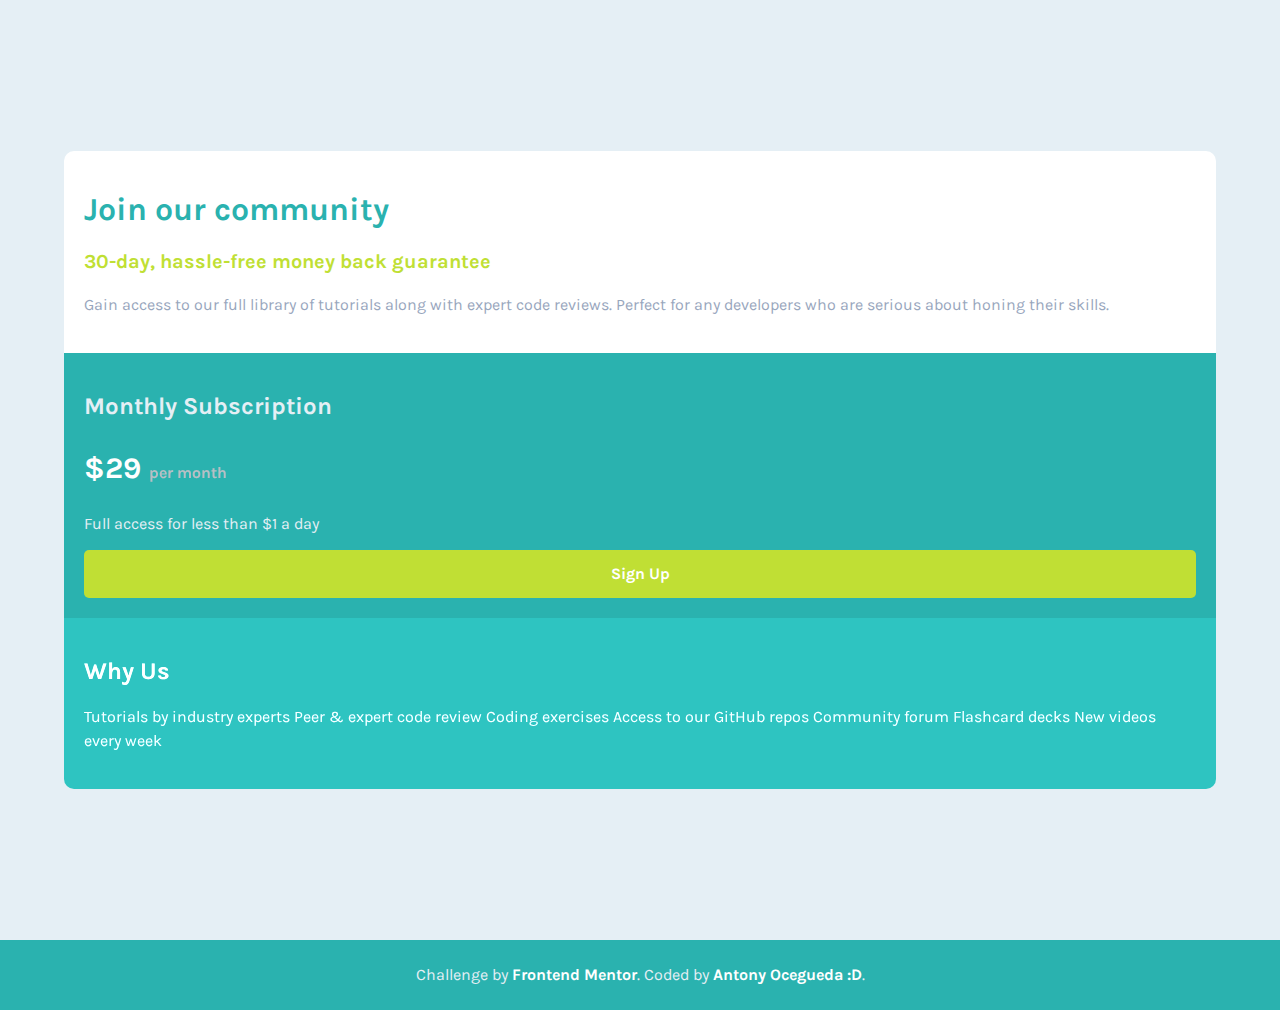
<file: challenge 11/index.html>
<!DOCTYPE html>
<html lang="en">
<head>
  <meta charset="UTF-8">
  <meta name="viewport" content="width=device-width, initial-scale=1.0"> <!-- displays site properly based on user's device -->

  <link rel="icon" type="image/png" sizes="32x32" href="./images/favicon-32x32.png">
  
  <!--normalize-->
  <link rel="stylesheet" href="normalize.css">

  <!--styles-->
  <link rel="preload" href="style.css" as="style">
  <link rel="stylesheet" href="style.css">

  <title>Frontend Mentor | Single Price Grid Component</title>

</head>
<body>

  <main class="main">

    <div class="container">

      <div class="main-card card">

        <h1>Join our community</h1>

        <p class="green-text">30-day, hassle-free money back guarantee</p>

        <p class="gray-text">Gain access to our full library of tutorials along with expert code reviews. 
          Perfect for any developers who are serious about honing their skills.</p>

      </div>

      <div class="info-cards">

        <div class="subscription-card card">

          <h2>Monthly Subscription</h2>

          <p class="price">&dollar;29 <span>per month</span></p>

          <p class="subs-info">Full access for less than &dollar;1 a day</p>

          <button class="button">Sign Up</button>

        </div>

        <div class="about-card card">

          <h2>Why Us</h2>

          <p>Tutorials by industry experts
            Peer &amp; expert code review
            Coding exercises
            Access to our GitHub repos
            Community forum
            Flashcard decks
            New videos every week</p>
          
        </div>

      </div>

    </div>

  </main>
 
  <footer class="footer">
    <p class="attribution">
      Challenge by <a href="https://www.frontendmentor.io?ref=challenge" target="_blank">Frontend Mentor</a>. 
      Coded by <a href="https://github.com/Antonator/Challenger">Antony Ocegueda :D</a>.
    </p>
  </footer>
</body>
</html>
</file>
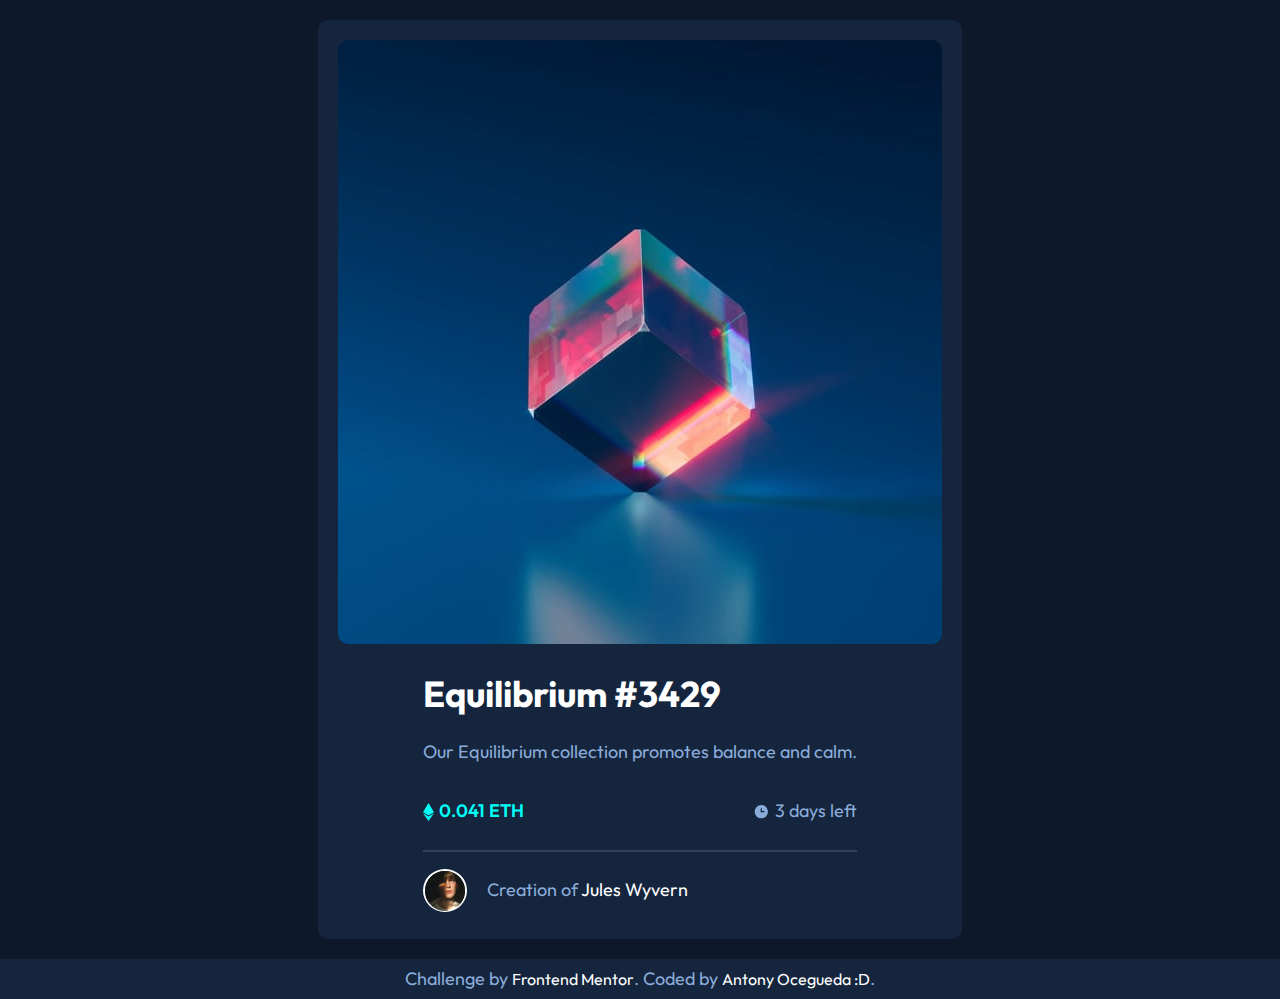
<file: challenge 8/index.html>
<!DOCTYPE html>
<html lang="en">
<head>
  <meta charset="UTF-8">
  <meta name="viewport" content="width=device-width, initial-scale=1.0"> <!-- displays site properly based on user's device -->

  <link rel="icon" type="image/png" sizes="32x32" href="./images/favicon-32x32.png">
  
  <title>Frontend Mentor | NFT preview card component</title>

  <!--Normalize-->
  <link rel="stylesheet" href="normalize.css">

  <!--Styles-->
  <link rel="preload" href="style.css" as="style">
  <link rel="stylesheet" href="style.css">

</head>
<body>

  <main class="container">

    <div class="content">

      <div class="img-container"><a class="img-link" href="#"><img class="img" src="images/image-equilibrium.jpg" alt="cube picture"></a></div>

      <div class="text-container">

        <a href="#"><h1>Equilibrium #3429</h1></a>

        <p class="text">Our Equilibrium collection promotes balance and calm.</p>

        <div class="data">

          <p class="eth"><img src="images/icon-ethereum.svg" alt="eth picture"> 0.041 ETH</p>

          <p class="days"><img src="images/icon-clock.svg" alt="clock icon"> 3 days left</p>

        </div>

        <div class="line"></div>

        <div class="creator">

          <div class="photo-container"><img class="photo" src="images/image-avatar.png" alt="user photo"></div>
  
          <p>Creation of <a href="#">Jules Wyvern</a></p>
  
        </div>

      </div>      

    </div>

  </main>

  <footer class="attribution">
    Challenge by <a href="https://www.frontendmentor.io?ref=challenge" target="_blank">Frontend Mentor</a>. 
    Coded by <a href="https://github.com/Antonator/Challenger">Antony Ocegueda :D</a>.
  </footer>

</body>
</html>
</file>
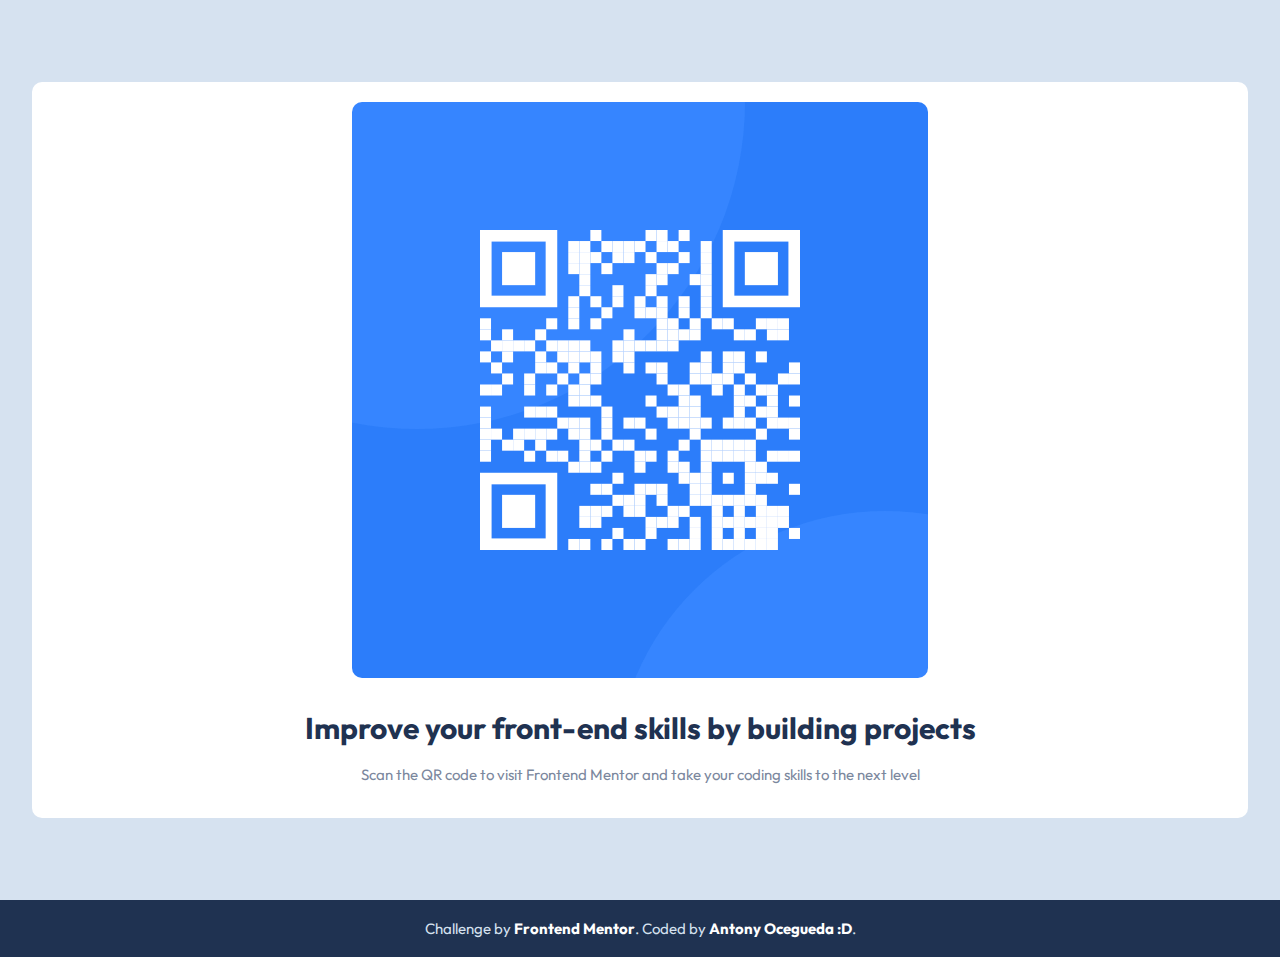
<file: challenge 9/index.html>
<!DOCTYPE html>
<html lang="en">
<head>
  <meta charset="UTF-8">
  <meta name="viewport" content="width=device-width, initial-scale=1.0"> <!-- displays site properly based on user's device -->

  <link rel="icon" type="image/png" sizes="32x32" href="./images/favicon-32x32.png">

  <!--Normalize-->
  <link rel="stylesheet" href="normalize.css">

  <!--Styles-->
  <link rel="preload" href="style.css" as="style">
  <link rel="stylesheet" href="style.css">
  
  <title>Frontend Mentor | QR code component</title>

</head>
<body>

  <main class="main">

    <div class="container">

      <div class="img-container"><img src="images/image-qr-code.png" alt="qr code"></div>

      <div class="info-container">

        <h1>Improve your front-end skills by building projects</h1>
  
        <p class="description">Scan the QR code to visit Frontend Mentor and take your coding skills to the next level</p>
  
      </div>  

    </div>
  
  </main>

  <footer class="attribution">
    Challenge by <a href="https://www.frontendmentor.io?ref=challenge" target="_blank">Frontend Mentor</a>. 
    Coded by <a href="https://github.com/Antonator/Challenger">Antony Ocegueda :D</a>.
  </footer>
</body>
</html>
</file>
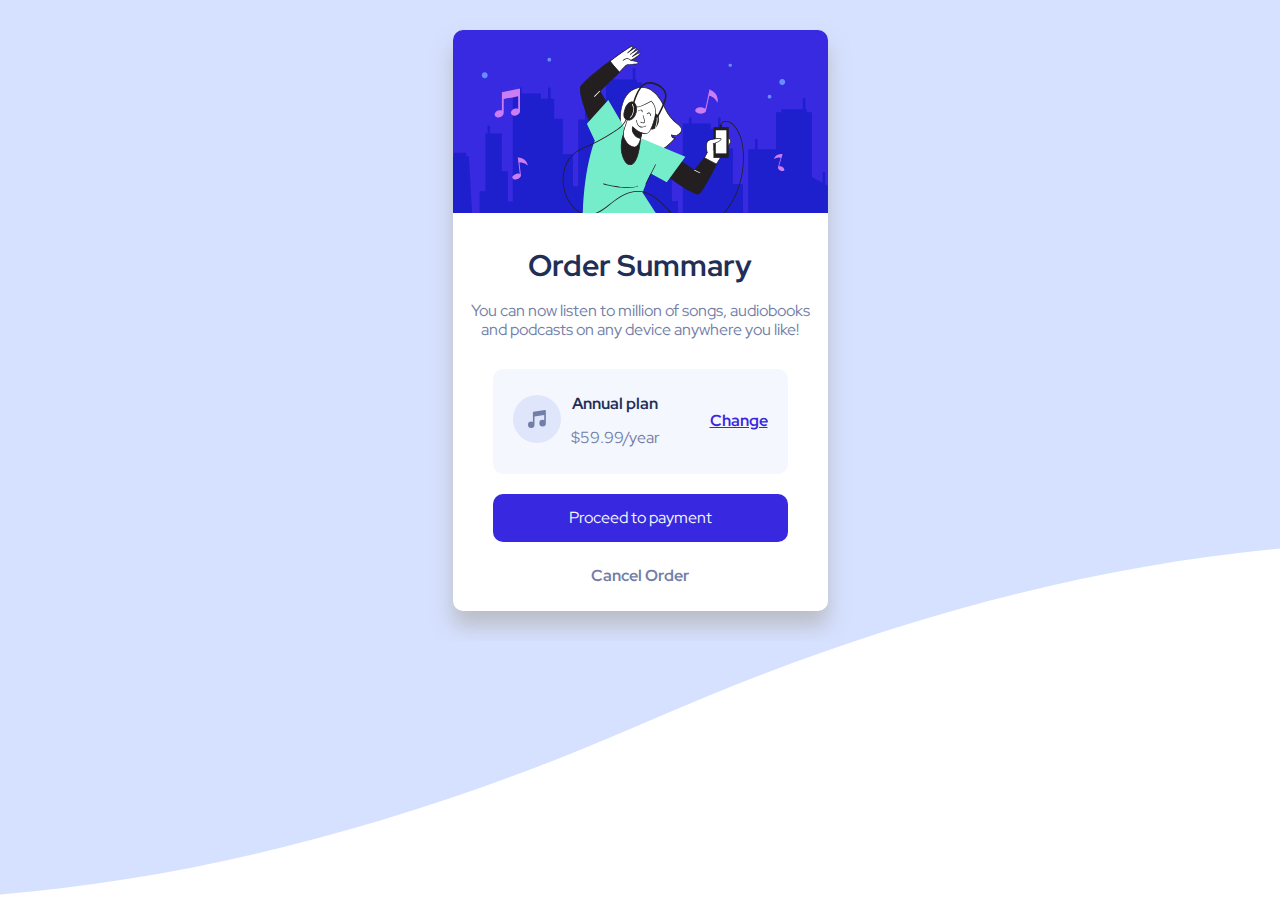
<file: challenge1/index.html>
<!DOCTYPE html>
<html lang="es">

<head>
    <meta charset="UTF-8" />
    <meta http-equiv="X-UA-Compatible" content="IE=edge" />
    <meta name="viewport" content="width=device-width, initial-scale=1.0" />
    <title>Document</title>
    <link rel="stylesheet" href="styles.css" />
    <link rel="preconnect" href="https://fonts.googleapis.com" />
    <link rel="preconnect" href="https://fonts.gstatic.com" crossorigin />
    <link href="https://fonts.googleapis.com/css2?family=Red+Hat+Display:wght@500;700;900&display=swap"
        rel="stylesheet" />
    <link rel="stylesheet" href="normalize.css">
    <link rel="shortcut icon" href="images/favicon-32x32.png" type="image/x-icon">
</head>

<body>
    <div class="card">
        <div class="card-container">
            <div class="img-container">
                <img class="img" src="images/illustration-hero.svg" alt="illustration-hero" />
            </div>

            <div class="text-container">
                <p class="summary-title">Order Summary</p>

                <p class="summary-text text">
                    You can now listen to million of songs, audiobooks and podcasts on
                    any device anywhere you like!
                </p>
            </div>

            <div class="plan">
                <div class="plan-info">
                    <div class="img-icon">
                        <img src="images/icon-music.svg" alt="music-icon" />
                    </div>

                    <div class="plan-price">
                        <p class="plan-name text">Annual plan</p>

                        <p class="price text">$59.99/year</p>
                    </div>
                </div>

                <a href="#" class="change-btn text">Change</a>
            </div>

            <div class="buttons">
                <a href="#" class="pay-btn text">Proceed to payment</a>

                <a href="#" class="cancel-btn text">Cancel Order</a>
            </div>
        </div>
    </div>

</body>

</html>
</file>
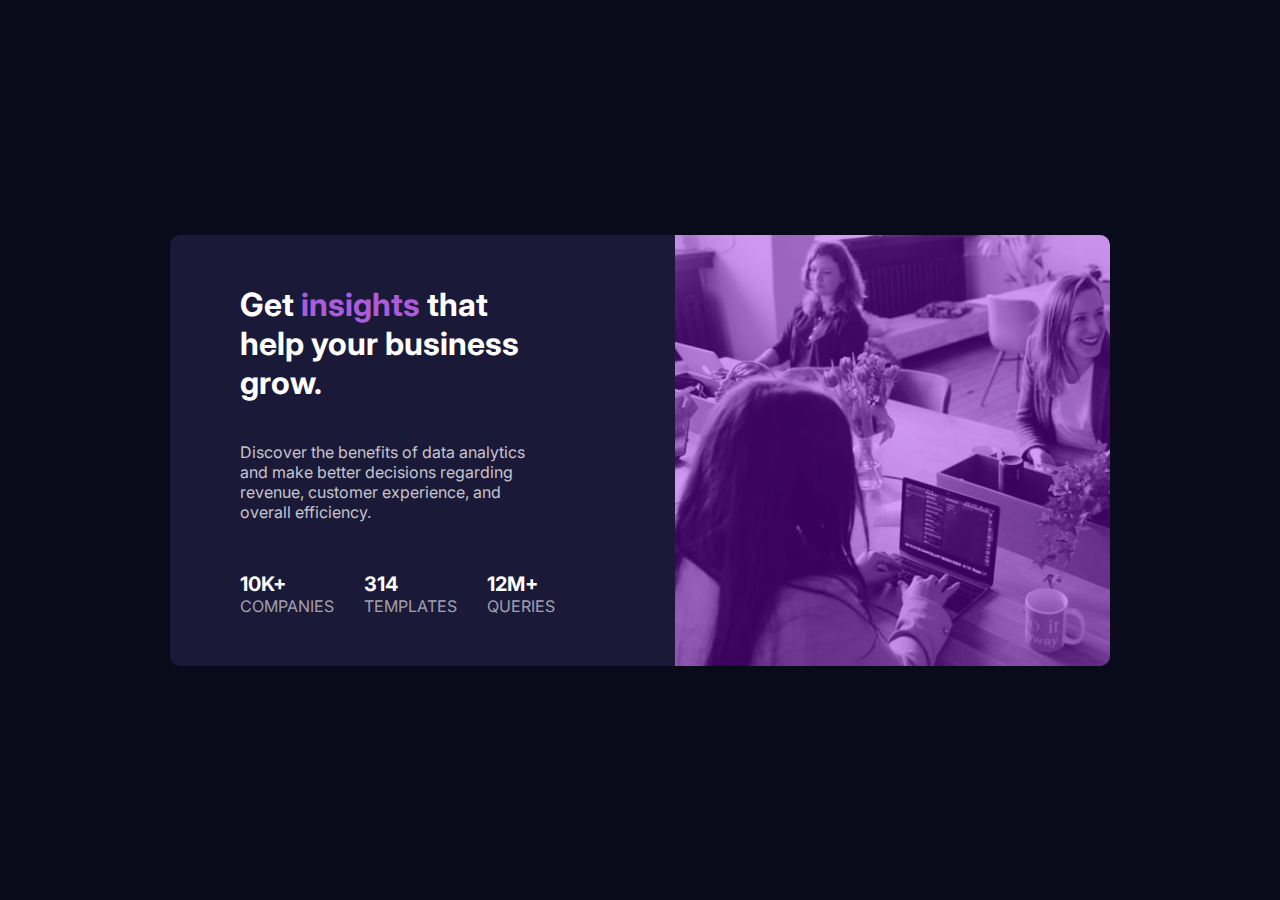
<file: challenge2/index.html>
<!DOCTYPE html>
<html lang="en">
  <head>
    <meta charset="UTF-8" />
    <meta name="viewport" content="width=device-width, initial-scale=1.0" />
    <!-- displays site properly based on user's device -->

    <link
      rel="icon"
      type="image/png"
      sizes="32x32"
      href="./images/favicon-32x32.png"
    />
    <link rel="stylesheet" href="styles.css" />
    <title>Frontend Mentor | Stats preview card component</title>
    <link rel="preconnect" href="https://fonts.googleapis.com" />
    <link rel="preconnect" href="https://fonts.gstatic.com" crossorigin />
    <link
      href="https://fonts.googleapis.com/css2?family=Inter:wght@400;700&display=swap"
      rel="stylesheet"
    />
  </head>
  <body>
    <main class="main">
      <div class="container">
        <div class="info">
          <div class="text-container">
            <h1 class="heading">
              Get <span class="insights">insights</span> that help your business
              grow.
            </h1>

            <p class="paragraph">
              Discover the benefits of data analytics and make better decisions
              regarding revenue, customer experience, and overall efficiency.
            </p>
          </div>

          <div class="stats">
            <div class="companies">
              <p class="stat">10k+</p>
              <p class="stat-text">companies</p>
            </div>

            <div class="templates">
              <p class="stat">314</p>
              <p class="stat-text">templates</p>
            </div>

            <div class="queries">
              <p class="stat">12m+</p>
              <p class="stat-text">queries</p>
            </div>
          </div>
        </div>

        <div class="image-container"></div>
      </div>
    </main>
  </body>
</html>
</file>
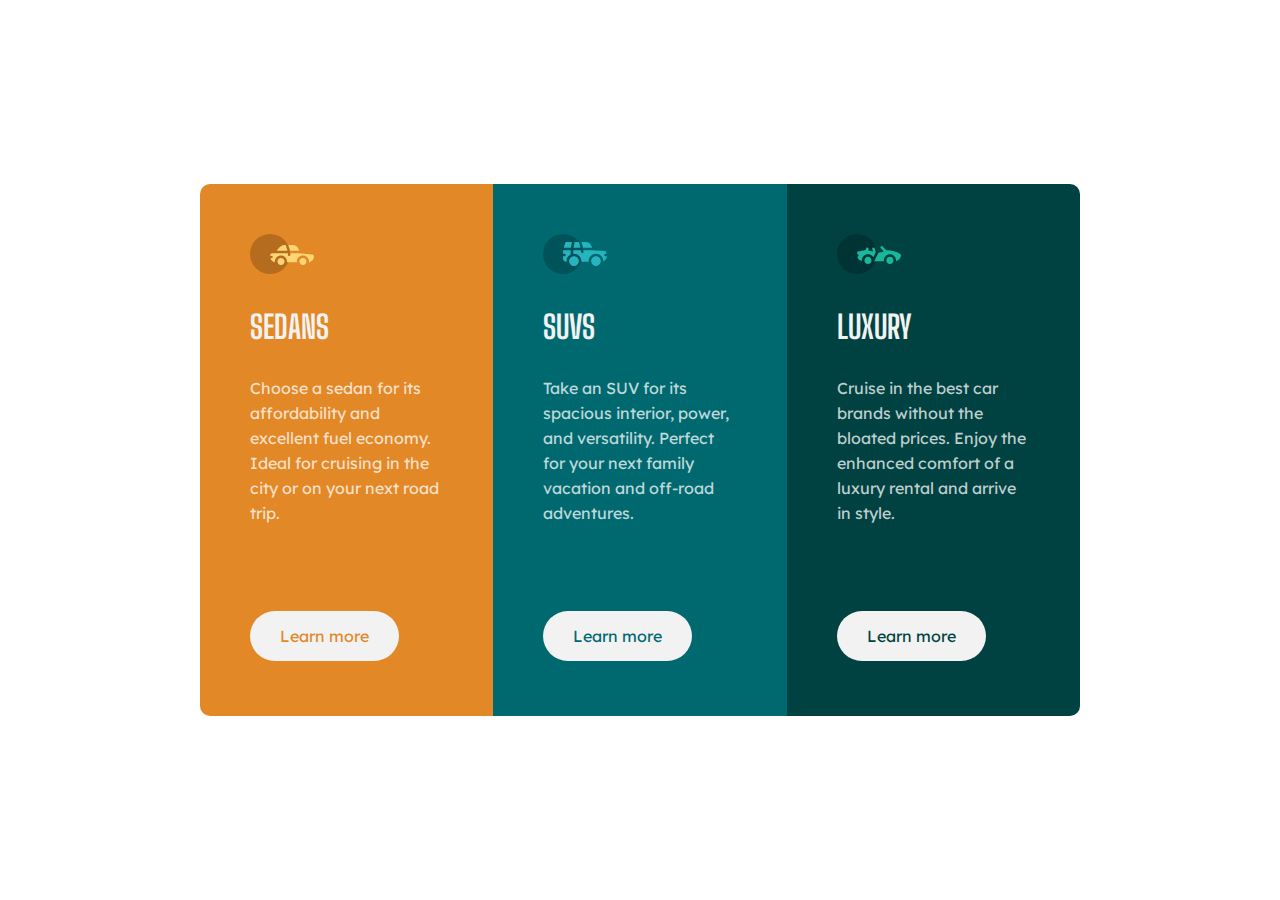
<file: challenge3/index.html>
<!DOCTYPE html>
<html lang="en">
<head>
  <meta charset="UTF-8">
  <meta name="viewport" content="width=device-width, initial-scale=1.0"> <!-- displays site properly based on user's device -->

  <link rel="icon" type="image/png" sizes="32x32" href="./images/favicon-32x32.png">
  
  <title>Frontend Mentor | 3-column preview card component</title>
  <link rel="stylesheet" href="styles.css">
  <link rel="preconnect" href="https://fonts.googleapis.com">
  <link rel="preconnect" href="https://fonts.gstatic.com" crossorigin>
  <link href="https://fonts.googleapis.com/css2?family=Lexend+Deca&display=swap" rel="stylesheet">
  <link rel="preconnect" href="https://fonts.googleapis.com">
  <link rel="preconnect" href="https://fonts.gstatic.com" crossorigin>
  <link href="https://fonts.googleapis.com/css2?family=Big+Shoulders+Display:wght@700&display=swap" rel="stylesheet">
  <link rel="shortcut icon" href="images/favicon-32x32.png" type="image/x-icon">
</head>
<body>
  
  <main class="main">


    <div class="container">

      <div class="column-sedans">

        <div class="img-container">

          <img src="images/icon-sedans.svg" alt="" role="presentation">

        </div>

        <h1 class="title">Sedans</h1>

        <p class="paragraph">
          Choose a sedan for its affordability and excellent fuel economy. Ideal for cruising in the city 
          or on your next road trip.        
        </p>
        <div class="button">
          <a href="#" class="sedans-button">Learn more</a>
        </div>

      </div>

      <div class="column-suvs">

        <div class="img-container">

          <img src="images/icon-suvs.svg" alt="" role="presentation">

        </div>

        <h1 class="title">Suvs</h1>

        <p class="paragraph">
          Take an SUV for its spacious interior, power, and versatility. Perfect for your next family vacation 
          and off-road adventures.
        </p>

        <div class="button">
          <a href="#" class="suvs-button">Learn more</a>
        </div>


      </div>

      <div class="column-luxury">

        <div class="img-container">

          <img src="images/icon-luxury.svg" alt="" role="presentation">

        </div>

        <h1 class="title">Luxury</h1>

        <p class="paragraph">
          Cruise in the best car brands without the bloated prices. Enjoy the enhanced comfort of a luxury 
          rental and arrive in style.
        </p>

        <div class="button">
          <a href="#" class="luxury-button">Learn more</a>
        </div>

      </div>

    </div>

  </main>

</body>
</html>
</file>
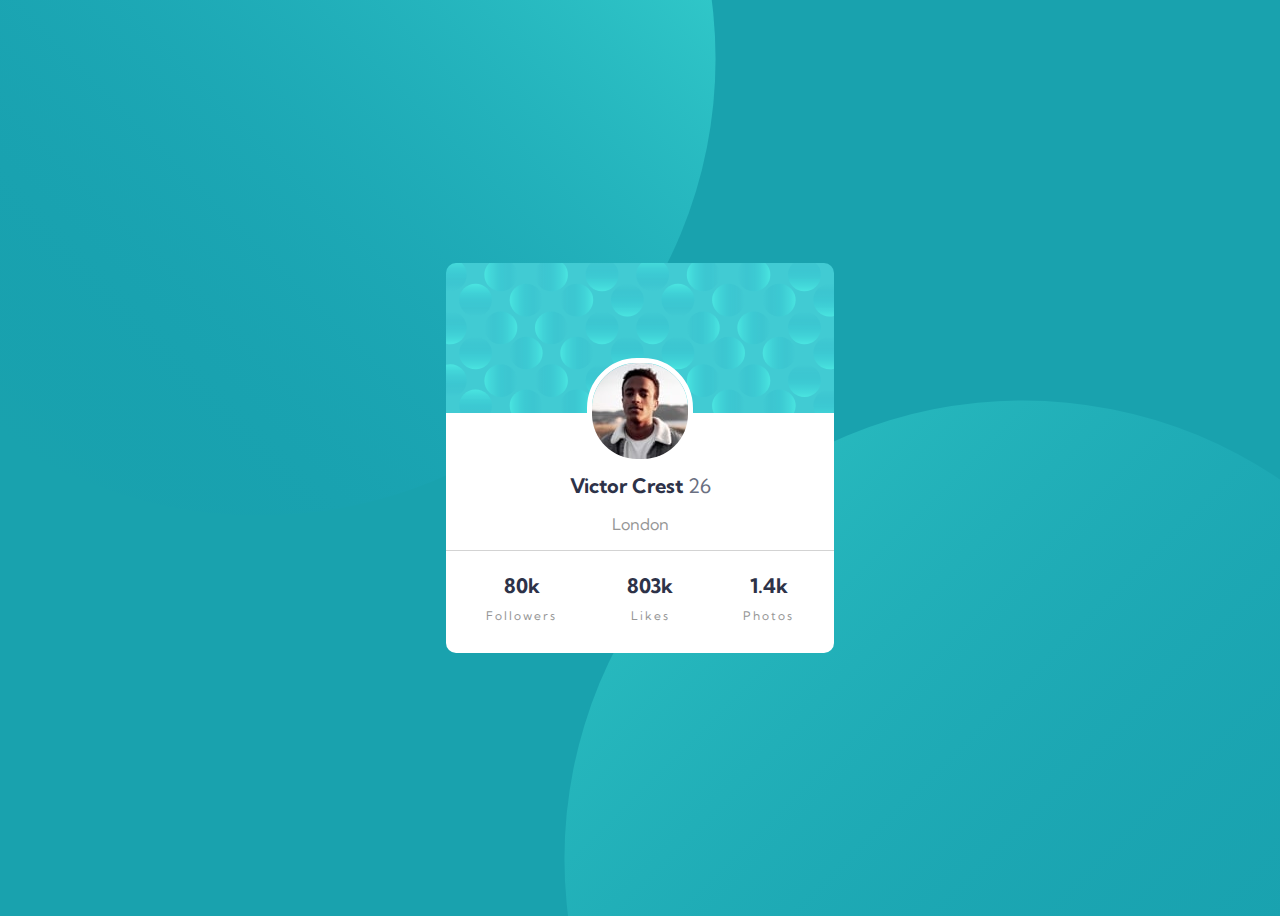
<file: challenge4/index.html>
<!DOCTYPE html>
<html lang="en">
<head>
  <meta charset="UTF-8">
  <meta name="viewport" content="width=device-width, initial-scale=1.0"> <!-- displays site properly based on user's device -->

  <link rel="icon" type="image/png" sizes="32x32" href="./images/favicon-32x32.png">
  
  <title>Frontend Mentor | Profile card component</title>

  <link rel="stylesheet" href="styles.css">
  <link rel="preconnect" href="https://fonts.googleapis.com">
  <link rel="preconnect" href="https://fonts.gstatic.com" crossorigin>
  <link href="https://fonts.googleapis.com/css2?family=Kumbh+Sans:wght@400;700&display=swap" rel="stylesheet"> 

</head>
<body>

  <main class="main">

    <div class="card">

      <div class="card-bg">


        <div class="person-img">

          <img class="victor" src="images/image-victor.jpg" alt="" role="presentation">
  
        </div>

      </div>


      <div class="card-info">

        <div class="card-info-container">

          <h1 class="title">Victor Crest <span class="age">26</span></h1> 
          <p class="country">London</p>


          <div class="stats">

            <div class="followers">
              <p class="number">80k</p>
              <p class="stat">Followers</p>
            </div>
            
            
            <div class="likes">
              <p class="number">803k</p>
              <p class="stat">Likes</p>
            </div>
            
            <div class="photos">
              <p class="number">1.4k</p>
              <p class="stat">Photos</p>
            </div>
    
          </div>

        </div>

      </div>

   

    </div>

  </main>

</body>
</html>
</file>
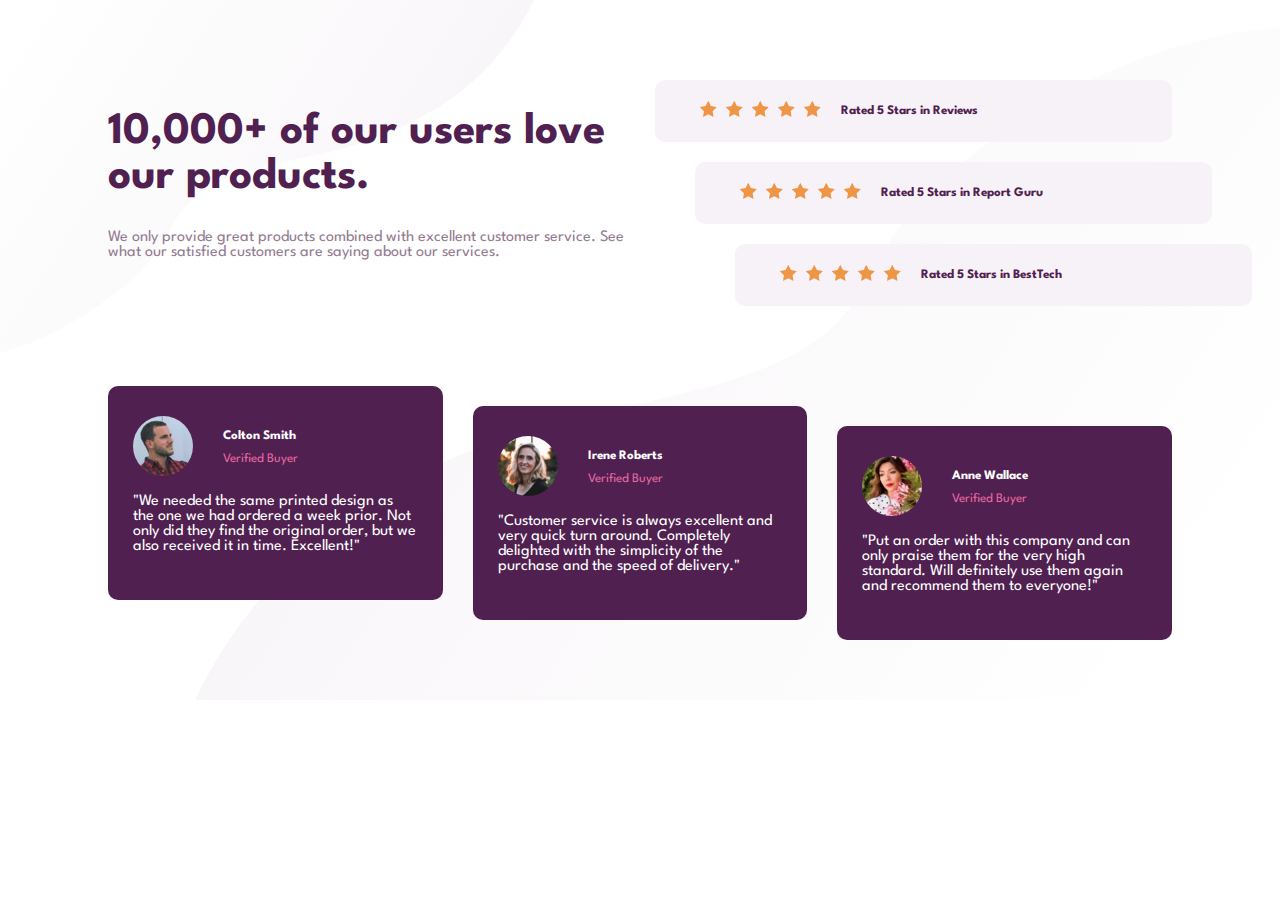
<file: challenge5/index.html>
<!DOCTYPE html>
<html lang="en">
  <head>
    <meta charset="UTF-8" />
    <meta name="viewport" content="width=device-width, initial-scale=1.0" />
    <!-- displays site properly based on user's device -->

    <link
      rel="icon"
      type="image/png"
      sizes="32x32"
      href="./images/favicon-32x32.png"
    />

    <link rel="stylesheet" href="styles.css">

    <link rel="preconnect" href="https://fonts.googleapis.com">
    <link rel="preconnect" href="https://fonts.gstatic.com" crossorigin>
    <link href="https://fonts.googleapis.com/css2?family=Spartan:wght@400;500;700&display=swap" rel="stylesheet"> 

    <title>Frontend Mentor | Social proof section</title>

  </head>
  <body>

    <main class="main">

      <div class="container">

        <div class="service-info">

          <div class="text">

            <h1 class="title">10,000+ of our users love our products.</h1>

            <p class="description">
              We only provide great products combined with excellent customer service.
              See what our satisfied customers are saying about our services.
            </p>

          </div>

          <div class="rate">

            <div class="review">

              <ul class="stars">
                <li class="star"><img src="images/icon-star.svg" alt="" role="presentation"></li>
                <li class="star"><img src="images/icon-star.svg" alt="" role="presentation"></li>
                <li class="star"><img src="images/icon-star.svg" alt="" role="presentation"></li>
                <li class="star"><img src="images/icon-star.svg" alt="" role="presentation"></li>
                <li class="star"><img src="images/icon-star.svg" alt="" role="presentation"></li>
              </ul>

              <p class="rated">Rated 5 Stars in Reviews</p>

            </div>


            <div class="report-guru">

              <ul class="stars">
                <li class="star"><img src="images/icon-star.svg" alt="" role="presentation"></li>
                <li class="star"><img src="images/icon-star.svg" alt="" role="presentation"></li>
                <li class="star"><img src="images/icon-star.svg" alt="" role="presentation"></li>
                <li class="star"><img src="images/icon-star.svg" alt="" role="presentation"></li>
                <li class="star"><img src="images/icon-star.svg" alt="" role="presentation"></li>
              </ul>

              <p class="rated">Rated 5 Stars in Report Guru</p>

            </div>


            <div class="besttech">

              <ul class="stars">
                <li class="star"><img src="images/icon-star.svg" alt="" role="presentation"></li>
                <li class="star"><img src="images/icon-star.svg" alt="" role="presentation"></li>
                <li class="star"><img src="images/icon-star.svg" alt="" role="presentation"></li>
                <li class="star"><img src="images/icon-star.svg" alt="" role="presentation"></li>
                <li class="star"><img src="images/icon-star.svg" alt="" role="presentation"></li>
              </ul>

              <p class="rated">Rated 5 Stars in BestTech</p>
              
            </div>

          </div>

        </div>


        <div class="customers">


          <div class="customer_1">

            <div class="profile">

              <div class="customer-img-container">
                <img class="customer-img" src="images/image-colton.jpg" alt="" role="presentation">
              </div>

              <div class="customer-info">
                <p class="name">Colton Smith</p>
                <p class="status">Verified Buyer</p>
              </div>

            </div>

            <div class="opinion">

              <p> "We needed the same printed design as the one we had ordered a week prior.
                Not only did they find the original order, but we also received it in time.
                Excellent!"</p>

            </div>

          </div>


          <div class="customer_2">

            <div class="profile">
              
              <div class="customer-img-container">
                <img class="customer-img" src="images/image-irene.jpg" alt="" role="presentation">
              </div>

              <div class="customer-info">
                <p class="name">Irene Roberts</p>
                <p class="status">Verified Buyer</p>
              </div>

            </div>

            <div class="opinion">

              <p>"Customer service is always excellent and very quick turn around. Completely
                delighted with the simplicity of the purchase and the speed of delivery."</p>

            </div>

          </div>


          <div class="customer_3">

            <div class="profile">

              <div class="customer-img-container">
                <img class="customer-img" src="images/image-anne.jpg" alt="" role="presentation">
              </div>
              
              <div class="customer-info">
                <p class="name">Anne Wallace</p>
                <p class="status">Verified Buyer</p>
              </div>

            </div>

            <div class="opinion">

              <p>"Put an order with this company and can only praise them for the very high
                standard. Will definitely use them again and recommend them to everyone!"</p>
              
            </div>

          </div>

        </div>

      </div>


    </main>


  </body>
</html>
</file>
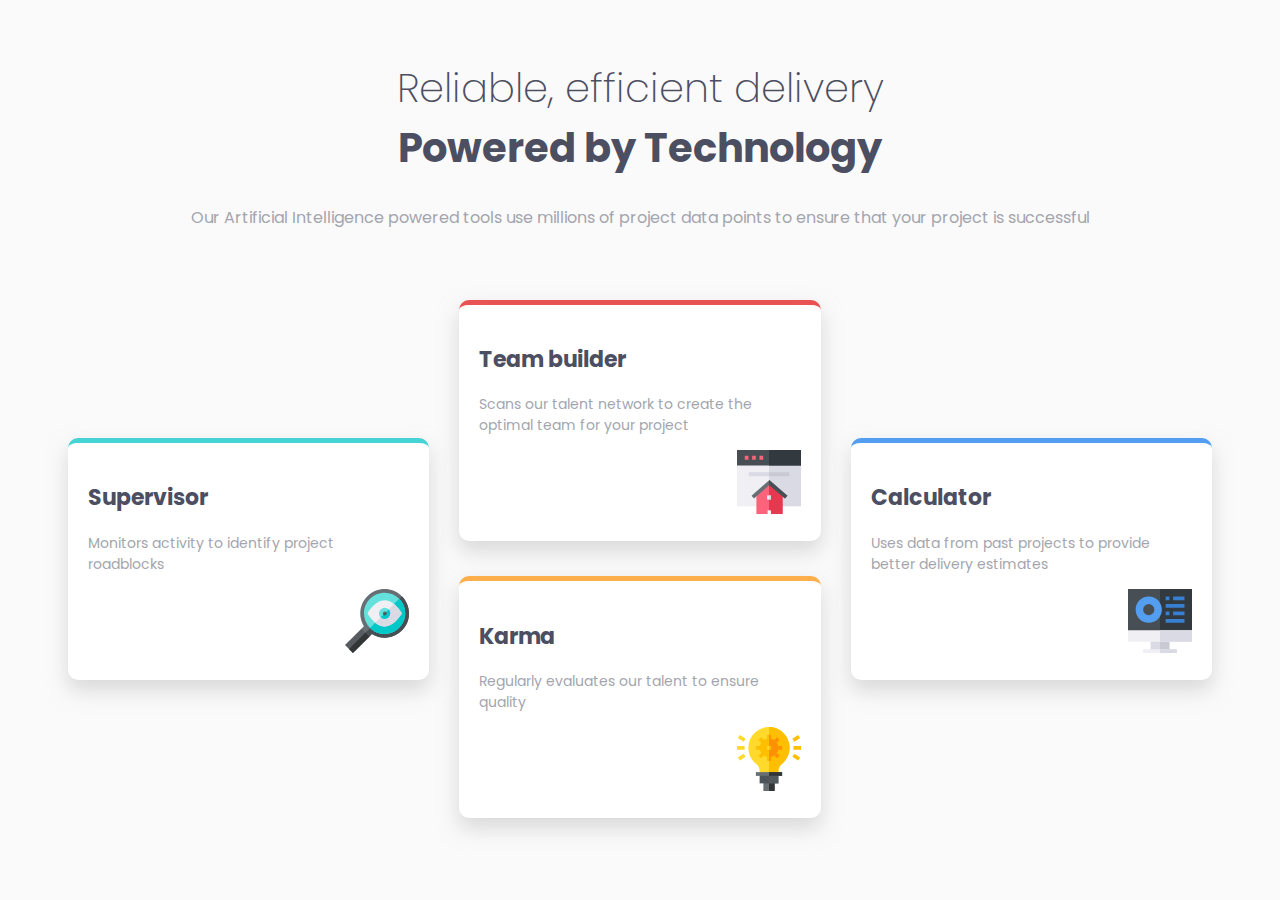
<file: challenge6/index.html>
<!DOCTYPE html>
<html lang="en">
<head>
  <meta charset="UTF-8">
  <meta name="viewport" content="width=device-width, initial-scale=1.0"> <!-- displays site properly based on user's device -->

  <link rel="icon" type="image/png" sizes="32x32" href="./images/favicon-32x32.png">
  
  <title>Frontend Mentor | Four card feature section</title>

  <link rel="stylesheet" href="styles.css">
  <link rel="preconnect" href="https://fonts.googleapis.com">
  <link rel="preconnect" href="https://fonts.gstatic.com" crossorigin>
  <link href="https://fonts.googleapis.com/css2?family=Poppins:wght@200;400;600&display=swap" rel="stylesheet"> 

</head>
<body>
  
  <main class="main">

    <div class="container">

      <header class="header">

        <div class="title">

          <h1 class="main-title"><span class="light-title">Reliable, efficient delivery</span>Powered by Technology</h1>

          <p class="header-paragraph">Our Artificial Intelligence powered tools use millions of project data points 
            to ensure that your project is successful</p>

        </div>

      </header>

      <div class="cards">
        
        <div class="horizontal-card">

          <div class="card supervisor">

            <h2 class="card-title">Supervisor</h2>

            <p class="card-paragraph">Monitors activity to identify project roadblocks</p>

            <div class="card-img-container">
              <img src="images/icon-supervisor.svg" alt="" class="card-img">
            </div>

          </div>

        </div>


        <div class="vertical-cards">

          <div class="card team-builder">

            <h2 class="card-title">Team builder</h2>

            <p class="card-paragraph">Scans our talent network to create the optimal team for your project</p>
            
            <div class="card-img-container">
              <img src="images/icon-team-builder.svg" alt="" class="card-img">
            </div>

          </div>


          <div class="card karma">

            <h2 class="card-title">Karma</h2>

            <p class="card-paragraph">Regularly evaluates our talent to ensure quality</p>

            <div class="card-img-container">
              <img src="images/icon-karma.svg" alt="" class="card-img">
            </div>
          </div>

        </div>


        <div class="horizontal-card">

          <div class="card calculator">

              <h2 class="card-title">Calculator</h2>

              <p class="card-paragraph">Uses data from past projects to provide better delivery estimates</p>

              <div class="card-img-container">
                <img src="images/icon-calculator.svg" alt="" class="card-img">
              </div>

          </div>

        </div>

      </div>

    </div>

  </main>
 

</body>
</html>
</file>
<file: challenge 11/style.css>
/*google fonts*/
@import url('https://fonts.googleapis.com/css2?family=Karla:wght@400;700&family=Open+Sans&display=swap');

/*variables*/
:root{
    /*colors*/
    /*primary colors*/
    --Cyan: hsl(179, 62%, 43%);
    --brightYellow: hsl(71, 73%, 54%);

    /*neutral colors*/
    --lightGray: hsl(204, 43%, 93%);
    --grayishBlue: hsl(218, 22%, 67%);

    /*font*/
    --font: 'Karla', sans-serif;
}

/*global styles*/
html{
    font-size: 62.5%;
    box-sizing: border-box;
}

body{
    font-size: 1.6rem;
    font-family: var(--font);
    background-color: var(--lightGray);
}

*,*::before,*::after{
    box-sizing: inherit;
}

a{
    text-align: none;
}

.container{
    margin: 0 auto;
    width: 90%;
}

@media(min-width: 1440px){
    .container{
        width: 50%;
    }
}

/*content styles*/
.main{
    display: grid;
    grid-template-columns: repeat(1, 1fr);
    place-items: center;
    border-radius: 1rem;
    margin: 2rem 0;
    
}

@media(width: 768px){
    .main{
        height: 100vh;
    }
}

@media(width: 820px){
    .main{
        height: 100vh;
    }
}

@media(width: 912px){
    .main{
        height: 100vh;
    }
}

@media(min-width: 1000px){
    .main{
        height: 100vh;
    }
}

@media(width: 1024px){
    .main{
        height: auto;
    }
}

.card{
    padding: 2rem;
}

.main-card{
    background-color: #fff;
    border-start-start-radius: 1rem;
    border-start-end-radius: 1rem;
}

.green-text{
    color: var(--brightYellow);
    font-weight: bold;
    font-size: 2rem;
}

.gray-text{
    color: var(--grayishBlue);
    font-size: 1.6rem;
    line-height: 1.5;
}

h1{
    color: var(--Cyan);
}

.info-cards{
    display: grid;
    grid-template-columns: repeat(1, 1fr);
}

@media(min-width: 1440px){
    .info-cards{
        grid-template-columns: repeat(2, 1fr);
    }
}

.subscription-card{
    background-color: var(--Cyan);
    border-end-start-radius: unset;
}

@media(min-width: 1440px){
    .subscription-card{
        border-end-start-radius: 1rem;
    }
}

.subscription-card h2{
    color: var(--lightGray);
}

.price{
    font-size: 3rem;
    color: #fff;
    font-weight: bold;
}

.subscription-card span{
    color: var(--lightGray);
    font-size: 1.6rem;
    filter: brightness(80%)
}

.subs-info{
    color: var(--lightGray);
}

.button{
    background-color: var(--brightYellow);
    color: #fff;
    border: none;
    border-radius: 0.5rem;
    padding: 1.5rem;
    width: 100%;
    font-weight: bold;
}

.about-card{
    background-color: var(--Cyan);
    filter: brightness(110%);
    border-end-end-radius: 1rem;
    border-end-start-radius: 1rem;
}

@media(min-width: 1440px){
    .about-card{
        border-end-start-radius: unset;
    }
}


.about-card h2{
    color: #fff;
}

.about-card p{
    color: var(--lightGray);
    line-height: 1.5;
}

.footer{
    background-color: var(--Cyan);
    padding: 1rem;
    color: var(--lightGray);
    text-align: center;
}

.footer a{
    color: #fff;
    font-weight: bold;
    text-decoration: none;
}

.footer a:hover{
    text-decoration: underline;
}
</file>
<file: challenge 8/style.css>
/*google font*/
@import url('https://fonts.googleapis.com/css2?family=Outfit:wght@300;400;600&display=swap');

/*variables*/
:root{

    /*colors*/

    /*primary colors*/
    --SoftBlue: hsl(215, 51%, 70%);
    --Cyan: hsl(178, 100%, 50%);

    /*neutral colors*/
    --VeryDarkBlueBG: hsl(217, 54%, 11%);
    --VeryDarkBlueCard: hsl(216, 50%, 16%);
    --VeryDarkBlueLine: hsl(215, 32%, 27%);
    --White: hsl(0, 0%, 100%);

    /*font weights*/
    --light: 300;
    --normal: 400;
    --bold: 600;

    /*font family*/
    --font: 'Outfit', sans-serif;

}

/*global styles*/
html{
    font-size: 62.5%;
    box-sizing: border-box;
}

body{
    font-size: 1.8rem;
    background-color: var(--VeryDarkBlueBG);
    font-family: var(--font);

    
}

*,*::before,*::after{
    box-sizing: inherit;
}

a{
    text-decoration: none;
}

.container{
    margin: 0 auto;
    width: 95%;
    display: flex;
    align-items: center;
    justify-content: center;
}

@media(min-width: 1440px){
    .container{
        width: 30%;
    }
}

.content{
    display: flex;
    flex-direction: column;
    align-items: center;
    background-color: var(--VeryDarkBlueCard);
    border-radius: 1rem;
    padding: 2rem;
    margin: 2rem 1rem;
    
}

.img-container{
    position: relative;
    cursor: pointer;
}

.img{
    width: 100%;
    border-radius: 1rem;
}

.img-container:hover::after{
    
    content: url("images/icon-view.svg");
    background-color: rgba(0, 255, 247, 0.5);
    position: absolute;
    inset: 0;
    display: grid;
    place-items: center;
    border-radius: 1rem;

}

.text-container h1{
    color: var(--White);
    transition: all 0.3s;
}

.text-container h1:hover{
    color: var(--Cyan);
}

.text-container .text{
    color: var(--SoftBlue);
    line-height: 1.5;
}

.data{
    display: flex;
    justify-content: space-between;
}

.eth, .days{
    display: flex;
    align-items: center;
    gap: 0.5rem;
}

.eth{
    color: var(--Cyan);
    font-weight: var(--bold);
}

.days{
    color: var(--SoftBlue);
}

.line{
    border: 0.1rem solid var(--VeryDarkBlueLine);
    width: 100%;
    margin: 1rem 0;    
}

.creator{
    display: flex;
    align-items: center;
    gap: 2rem;
}

.photo-container{
    border: 0.2rem solid white;
    border-radius: 50%;
    height: 4.36rem;
}

.photo{
    height: 4rem;
}

.creator p{

    color: var(--SoftBlue);

}

.creator p a{
    color: var(--White);
    transition: all 0.3s;
}

.creator p a:hover{
    color: var(--Cyan);
}

.attribution{
    background-color: var(--VeryDarkBlueCard);
    padding: 1rem;
    text-align: center;
    color: var(--SoftBlue);    
}

.attribution a{
    color: var(--White);
    text-decoration: none;
    font-size: 1.6rem;
}

.attribution a:hover{
    text-decoration: underline;
}
</file>
<file: challenge 9/style.css>
/*google font*/
@import url('https://fonts.googleapis.com/css2?family=Outfit:wght@300;400;600&display=swap');

/*variables*/
:root{

    /*colors*/

    /*primary colors*/
    --white: hsl(0, 0%, 100%);
    --lightGray: hsl(212, 45%, 89%);
    --grayishBlue: hsl(220, 15%, 55%);
    --darkBlue: hsl(218, 44%, 22%);

    /*font*/
    --font: 'Outfit', sans-serif;

}

/*styles reset*/
html{
    font-size: 62.5%;
    box-sizing: border-box;
}

body{
    font-size: 1.5rem;
    background-color: var(--lightGray);
    font-family: var(--font);
}

*,*::before,*::after{
    box-sizing: inherit;
}

a{
    text-decoration: none;
}

.main{
    display: flex;
    justify-content: center;
    align-items: center;
    min-height: 100vh;
}

/*styles*/
.container{
    margin: 0 auto;
    width: 95%;
    display: flex;
    flex-direction: column;
    justify-content: center;
    align-items: center;
    gap: 1rem;
    padding: 2rem;
    background-color: var(--white);
    border-radius: 1rem;
    text-align: center;
    margin: 1rem;
}

@media(min-width: 1440px){
    .container{
        width: 30%;
    }
}

.img-container img{
    width: 100%;
    border-radius: 1rem;
}

h1{
    color: var(--darkBlue);
}

.description{
    color: var(--grayishBlue);
}

.attribution{
    background-color: var(--darkBlue);
    padding: 2rem;
    text-align: center;
    color: var(--lightGray);
}

.attribution a{
    color: var(--white);
    font-weight: bold;
    transition: all 0.3s;
}

.attribution a:hover{
    color: var(--grayishBlue);
}
</file>
<file: challenge1/styles.css>
:root{
    --Paleblue: hsl(225, 100%, 94%);
    --Brightblue: hsl(245, 75%, 52%);
    --Verypaleblue: hsl(225, 100%, 98%);
    --Desaturatedblue: hsl(224, 23%, 55%);
    --Darkblue: hsl(223, 47%, 23%);
}

*, *:after, *:before{
    box-sizing: inherit;
}

html{
    font-size: 62.5%;
    font-family: 'Red Hat Display', sans-serif;
}

body{
    font-size: 16px;
    background-image: url("images/pattern-background-mobile.svg");
    background-repeat: no-repeat;
    background-position:center;
    background-size: cover;
    background-attachment: fixed;
}

@media (min-width: 768px) {
    body{
        background-image: url("images/pattern-background-desktop.svg");

    }
}

.text{
    font-size: 1.6rem;
}

.card{
    display: flex;
    justify-content: center;
    align-items: center;
    text-align: center;
    overflow: hidden;
}

.card-container{

    background-color: #fff;
    border-radius: 1rem;
    box-shadow: 0 1.5rem 2rem 0 rgba(175, 175, 175, 0.7);
    width: 100%;
    margin: 3rem;

}

@media (min-width: 768px) {
    .card-container{
        width: 37.5rem;

    }
}

.img{
    width: 100%;
    border-top-right-radius: 1rem;
    border-start-start-radius: 1rem;
    
}

.text-container{
    margin: 2rem 1rem 3rem 1rem;

}

.summary-title{
    font-size: 3rem;
    font-weight: bold;
    margin-bottom: 2rem;
    color: var(--Darkblue);
}

.summary-text{
    color: var(--Desaturatedblue);
}

.plan{
    display: flex;
    justify-content: space-between;
    align-items: center;
    gap: 3rem;
    background-color: var(--Verypaleblue);
    border-radius: 1rem;
    padding: 1rem 2rem;
    margin: 2rem 4rem;
}

.plan-info{
    display: flex;
    gap: 1rem;
    align-items: center;
    justify-content: center;
}

.plan-name{
    font-weight: 700;
    color: var(--Darkblue);
    margin-bottom: 0.5rem;
}

.plan-price{
    color: var(--Desaturatedblue);
}

.change-btn{
    color: var(--Brightblue);
    font-weight: 700;
}

.change-btn:hover{
    text-decoration: none;
    opacity: 0.6;
}

.buttons{
    margin: 2rem 4rem;

}

.pay-btn,
.cancel-btn{
    display: block;
    text-decoration: none;
    margin-bottom: 2.5rem;

}

.pay-btn{
    background-color: var(--Brightblue);
    color: var(--Verypaleblue);
    padding: 1.5rem;
    border-radius: 1rem;
}

.pay-btn:hover{
    opacity: 0.8;
}

.cancel-btn{
    color: var(--Desaturatedblue);
    font-weight: 700;

}

.cancel-btn:hover{
    color: var(--Darkblue);
}
</file>
<file: challenge2/styles.css>
:root{
    --Mainbackground:hsl(233, 47%, 7%);
    --CardBackground:hsl(244, 38%, 16%);
    --accent:rgb(170, 92, 219);
    --White:hsl(0, 0%, 100%);
    --MainParagraph:hsla(0, 0%, 100%, 0.75);
    --StatHeadings:hsla(0, 0%, 100%, 0.6);
}

*,
*:before,
*:after {
    margin: 0;
    padding: 0;
    box-sizing: inherit;
}

html{
    font-size: 62.5%;
    box-sizing: border-box;

}

body{
    font-size: 1.6rem;
    background-color: var(--Mainbackground);
    font-family: 'Inter', sans-serif;

}

.heading,
.stat{
    color: var(--White);
    font-weight: bold;
}



.main{
    display: flex;
    justify-content: center;
    align-items: center;
    padding: 5rem 2rem;
    border-radius: 1rem;
}

@media (min-width: 768px) {
    .main{
        height: 100vh;

    }
}


@media (min-width: 1024px) {
    .main{
        margin: 0 15rem

    }
}

.flex{
    display: flex;
    justify-content: center;
    align-items: center;

}

.container{
    display: grid;
    grid-template-columns: 100%;
    grid-template-rows: 1fr 2fr;
    gap: 3rem;
    background-color: var(--CardBackground);
    border-radius: 1rem;
    text-align: center;
    width: 100%;

}

@media (min-width: 768px) {
    .container{
        grid-template-rows: 1fr 1fr;
    }
}

@media (min-width: 1024px) {
    .container{
        grid-template-columns: repeat(2, 1fr);
        grid-template-rows: unset;
        text-align: start;
    }
}


.image-container{

    grid-row: 1 / 2;
    background-image: linear-gradient(rgba(146, 0, 236, 0.383), rgba(146, 0, 236, 0.383)), url("images/image-header-desktop.jpg");
    background-size: cover;
    background-repeat: no-repeat;
    height: 100%;
    width: 100%;
    border-top-right-radius: 1rem;
    border-top-left-radius: 1rem;

}

@media (min-width: 1024px) {
    .image-container{
        grid-row: unset;
        border-end-end-radius: 1rem;
        border-top-left-radius: unset;

    }
}

.info{

    grid-row: 2 / 3;
    margin: 5rem;

}

@media (min-width: 1024px) {
    .info{
        margin: 5rem 9rem 5rem 7rem;
        grid-row: unset;
    }
}

.text-container{
    margin-bottom: 5rem;
}

.heading{
    margin-bottom: 4rem;

}

.insights{
    color: var(--accent);
}

.paragraph{
    color: var(--MainParagraph);
}

.stats{
    display: flex;
    flex-direction: column;
    justify-content: center;
    align-items: center;
    row-gap: 3rem;
    text-transform: uppercase;

}

@media (min-width: 768px) {
    .stats{
        display: grid;
        grid-template-columns: repeat(3, 1fr);
        gap: 3rem;

    }
}

.stat{
    font-size: 2rem;
}

.stat-text{
    color: var(--StatHeadings);
}
</file>
<file: challenge3/styles.css>
:root{
    --Brightorange: hsl(31, 77%, 52%);
    --Darkcyan: hsl(184, 100%, 22%);
    --Verydarkcyan: hsl(179, 100%, 13%);
    --Transparentwhite: hsla(0, 0%, 100%, 0.75);
    --Verylightgray: hsl(0, 0%, 95%)
}

*,
*:after,
*:before{
    box-sizing: inherit;
    margin: 0;
    padding: 0;
}

html{
    box-sizing: border-box;
    font-size: 62.5%;
}

body{
    font-size: 1.6rem;

}

.title{
    font-family: 'Big Shoulders Display', cursive;
    color: var(--Verylightgray);
    text-transform: uppercase;
}

.paragraph{
    font-family: 'Lexend Deca', sans-serif;
    color: var(--Transparentwhite);
    margin-bottom: 7rem;
    line-height: 2.5rem;
}

.main{
    display: flex;
    flex-direction: column;
    justify-content: center;
    align-items: center;
    margin: 5rem 2rem;

}

@media (min-width: 768px) {
    .main{
        height: 100vh;
        margin: 2rem;
    }
}

@media (min-width: 800px) {
    .main{
        height: unset;
    }
}

@media (min-width: 1024px) {
    .main{
        flex-direction: row;
        height: 100vh;
        margin: 0 10rem;
    
    }
}

@media (min-width: 1200px) {
    .main{
        flex-direction: row;
        height: 100vh;
        margin: 0 20rem;
    
    }
}

.container{
    display: flex;
    flex-direction: column;
    justify-content: center;
    align-items: center;
}

@media (min-width: 768px) {
    .container{
        display: grid;
        grid-template-columns: repeat(3, 1fr);    
    }
}

.column-sedans,
.column-suvs,
.column-luxury{
    display: flex;
    flex-direction: column;
    justify-content: center;
    padding: 5rem;
    row-gap: 3rem;
}

@media (min-width: 768px) {
    .column-sedans,
    .column-suvs,
    .column-luxury{

        padding: 3rem;
    }
}

@media (min-width: 1024px) {
    .column-sedans,
    .column-suvs,
    .column-luxury{

        padding: 5rem;
        row-gap: 3rem;
    }
}

.column-sedans{
    background-color: var(--Brightorange);
    border-top-left-radius: 1rem;
    border-top-right-radius: 1rem;
}

@media (min-width: 768px) {
    .column-sedans{
        border-top-left-radius: 1rem;
        border-end-start-radius: 1rem;
        border-top-right-radius: unset;
    }
}

.column-suvs{
    background-color:  var(--Darkcyan);
}

.column-luxury{
    background-color: var(--Verydarkcyan);
    border-end-end-radius: 1rem;
    border-end-start-radius: 1rem;
}

@media (min-width: 768px) {
    .column-luxury{
        border-top-right-radius: 1rem;
        border-end-end-radius: 1rem;
        border-end-start-radius: unset;
    }
    
}

.button{
    display: inline;
    margin-bottom: 2rem;
}

.sedans-button,
.suvs-button,
.luxury-button{
    background-color: var(--Verylightgray);
    text-decoration: none;
    font-family: 'Lexend Deca', sans-serif;
    border-radius: 3rem;
    padding: 1.5rem 1rem;

}


@media (min-width: 400px) {
    .sedans-button,
    .suvs-button,
    .luxury-button{
        border-radius: 3rem;
        padding: 1.5rem 3rem;

    }

}

.sedans-button:hover,
.suvs-button:hover,
.luxury-button:hover{
    background-color: transparent;
    color: var(--Verylightgray);
    border: 0.2rem solid var(--Verylightgray);
}

.sedans-button{
    color: var(--Brightorange);
}

.suvs-button{
    color: var(--Darkcyan);
}

.luxury-button{
    color: var(--Verydarkcyan);
}
</file>
<file: challenge4/styles.css>
:root{
    --Darkcyan: hsl(185, 75%, 39%);
    --Verydarkdesaturatedblue: hsl(229, 23%, 23%);
    --Darkgrayishblue: hsl(227, 10%, 46%);
    --Darkgray: hsl(0, 0%, 59%);
}

*, *:before, *:after{
    box-sizing: inherit;
}

html{
    font-size: 62.5%;
    box-sizing: border-box;
}

body{
    height: 100vh;
    font-size: 1.6rem;
    font-family: 'Kumbh Sans', sans-serif;
    background-color: var(--Darkcyan);
    background-image: url("images/bg-pattern-top.svg"), url("images/bg-pattern-bottom.svg");
    background-repeat: no-repeat;
    background-size: contain, contain, 100%;
    background-position: top -50px left -200px, bottom -80px right -200px, center;
    transition: all 0.3s;
}

@media (min-width: 768px) {
    body{
        background-position: top -300px left -50px, bottom -400px right -100px, center;

    }
}

@media (min-width: 800px) {
    body{
        background-position: top -50px left -100px, bottom -200px right -100px, center;
    }

}

@media (min-width: 1024px) {
    body{
        background-position: top -400px left -200px, bottom -400px right -200px, center;

    }
}

.main{
    display: flex;
    justify-content: center;
    align-items: center;
    max-width: 1200rem;
    overflow: hidden

}

.card{
    height: 100vh;
    display: flex;
    flex-direction: column;
    justify-content: center;
    align-items: center;
    text-align: center;
    position: relative;
    

}

.card-bg{
    background-image: url("images/bg-pattern-card.svg");
    background-repeat: no-repeat;
    background-size: cover;
    width: 100%;
    height: 15rem;
    border-top-left-radius: 1rem;
    border-top-right-radius: 1rem;
    display: flex;
    justify-content: center;
    align-items: center;
    
}

.person-img{
    position: absolute;
    margin-top: 15rem;

}

.victor{
    border-radius: 5rem;
    margin: 2rem;
    border: 0.5rem solid white;

}

.card-info{
    background-color: #fff;
    border-bottom-left-radius: 1rem;
    border-bottom-right-radius: 1rem;
    
}

.card-info-container{
    margin-top: 6rem;
}

.personal-info{
    position: absolute
}

.title{
    color: var(--Verydarkdesaturatedblue);
    font-size: 2rem;
}

.age{
    font-weight: normal;
    color: var(--Darkgrayishblue);
    font-size: 2rem;
}

.country{
    color: var(--Darkgray);
}

.stats{
    display: flex;
    column-gap: 7rem;
    margin: 1rem 0;
    border-top: 0.1rem solid rgba(182, 182, 182, 0.6);
    width: 100%;
    padding: 1rem 4rem;
    line-height: 1rem;
    
}

.number{
    font-weight: bold;
    font-size: 2.0rem;
    color: var(--Verydarkdesaturatedblue);
}

.stat{
    color: var(--Darkgray);
    font-size: 1.2rem;
    letter-spacing: 0.2rem;
}
</file>
<file: challenge5/styles.css>
:root{
    --VeryDarkMagenta: hsl(300, 43%, 22%);
    --SoftPink: hsl(333, 80%, 67%);
    --DarkGrayishMagenta: hsl(303, 10%, 53%);
    --LightGrayishMagenta: hsl(300, 24%, 96%);
    --White: hsl(0, 0%, 100%);
}

html{
    font-size: 62.5%;
    box-sizing: border-box;
}

*, *:before, *:after{
    box-sizing: inherit;
}

body{
    font-size: 1.6rem;
    font-family: 'Spartan', sans-serif;
    background-image: url("images/bg-pattern-top-desktop.svg"), url("images/bg-pattern-bottom-desktop.svg");
    background-repeat: no-repeat;
    background-size: contain contain center;
    background-position: top 0px left -50px, bottom 20px right 0px, center;
};

.main{
    display: flex;
    justify-content: center;
    align-items: center;
    width: 100%;
    

}


.container{
    margin: 2rem 3rem;
    display: flex;
    flex-direction: column;
}

@media (min-width: 768px) {
    .container{
        margin: 8rem 10rem;
        display: block;
    }
}

.service-info{
    display: flex;
    flex-direction: column;
    column-gap: 3rem;
    text-align: center;

}

@media (min-width: 768px) {
    .service-info{
        display: grid;
        grid-template-columns: repeat(2, 1fr);
        text-align: start;
    }
}

.title{
    color: var(--VeryDarkMagenta);
    font-size: 3rem;
    line-height: 4.5rem;
}

@media (min-width: 768px) {
    .title{
        font-size: 4.5rem;
    }
}

.description{
    color: var(--DarkGrayishMagenta);
}

.stars{
    
    
}

@media (min-width: 768px) {
    .stars{
        list-style: none;
    }
}

.star{
    display: inline-block;
    margin-right: 0.5rem;
}


.rated{
    color: var(--VeryDarkMagenta);
    font-weight: bold;
    font-size: 1.3rem;
}

.star:last-of-type{
    margin-right: 2rem;
}

.review,
.report-guru,
.besttech{
    display: flex;
    flex-direction: column;
    align-items: center;
    background-color: var(--LightGrayishMagenta);
    border-radius: 1rem;
    padding: 0.5rem;
    margin-bottom: 2rem;
}

@media (min-width: 1200px) {
    .review,
    .report-guru,
    .besttech{
        flex-direction: row;
}
}

.report-guru{
    margin-left: 0;
    margin-right: 0;
}

.besttech{
    margin-left: 0;
    margin-right: 0;

}

@media (min-width: 768px) {
    .report-guru{
        margin-left: 4rem;
        margin-right: -4rem;
    }
    
    .besttech{
        margin-left: 8rem;
        margin-right: -8rem;
    
    }
}

.customers{
    margin-top: 2rem;
    display: flex;
    flex-direction: column;
    align-items: center;
    justify-content: center;
    column-gap: 3rem;
}

@media (min-width: 1200px) {
    .customers{
        display: grid;
        grid-template-columns: repeat(3, 1fr);
    }
    
}

.customer_1,
.customer_2,
.customer_3{
    background-color: var(--VeryDarkMagenta);
    border-radius: 1rem;
    padding: 3rem 2.5rem;
    color: var(--White);
}

.customer_2{
    margin-top: 2rem;
}

@media (min-width: 1200px) {
    .customer_2{
        margin-top: 4rem;
    }
}

.customer_3{
    margin-top: 2rem;
}

@media (min-width: 1200px) {
    .customer_3{
        margin-top: 8rem;
    }
}

.profile{
    display: flex;
    align-items: center;
    gap: 3rem;
    line-height: 1rem;
}

.name,
.status{
    font-size: 1.3rem;
}

.name{
    font-weight: bold;
}

.status{
    color: var(--SoftPink);
}

.customer-img{
    border-radius: 4rem;
    width: 6rem;
}
</file>
<file: challenge6/styles.css>
:root{

    /*Primary*/
    --red: hsl(0, 78%, 62%);
    --cyan: hsl(180, 62%, 55%);
    --orange: hsl(34, 97%, 64%);
    --blue: hsl(212, 86%, 64%);

    /*Neutral*/
    --veryDarkBlue: hsl(234, 12%, 34%);
    --grayishBlue: hsl(229, 6%, 66%);
    --veryLightGray: hsl(0, 0%, 98%);
    --white: hsl(0,0%,100%);

}

*, *:before, *:after{
    box-sizing: inherit;
}

html{
    font-size: 62.5%;
    box-sizing: border-box;
}

body{
    font-size: 1.6rem;
    font-family: 'Poppins', sans-serif;
    background-color: var(--veryLightGray);
}

.main{
    display: flex;
    justify-content: center;
    align-items: center;
    overflow: hidden;
}

.header{
    margin-top: 5rem;
    margin-bottom: 7rem;
    text-align: center;
}

.main-title{
    color: var(--veryDarkBlue);
    font-size: 2.5rem;
}

@media (min-width: 1200px) {
    .main-title{
        font-size:4rem;
    }
}

.light-title{
    font-weight: 200;
    display: block;
}

.header-paragraph{
    color: var(--grayishBlue);
    margin: 2rem;

}

.cards{
    display: flex;
    flex-direction: column;
    justify-content: center;
    align-items: center;
    column-gap: 3rem;
    margin: 2rem;
}

@media (min-width: 1200px) {
    .cards{
        flex-direction: row;
        margin: 2rem 6rem;
    }
}

.card{
    background-color: var(--white);
    border-radius: 1rem;
    padding: 2rem;
    box-shadow: 0 1rem 2rem 0 rgba(184, 184, 184, 0.5);
    margin-bottom: 3rem;
    width: 100%;

}

.horizontal-card{
    display:flex;
    align-items:center;
    width: 100%;
}

.vertical-cards{
    width: 100%;
}

.supervisor{
    border-top: 0.5rem solid var(--cyan);
}

.team-builder{
    border-top: 0.5rem solid var(--red);

}

@media (min-width: 1200px) {
    .team-builder{
        margin-bottom: 3.5rem
    }
}

.karma{
    border-top: 0.5rem solid var(--orange);

}

.calculator{
    border-top: 0.5rem solid var(--blue);

}

.card-title{
    color: var(--veryDarkBlue);
    font-size: 2.2rem;
}

.card-paragraph{
    color: var(--grayishBlue);
    font-size: 1.4rem;
}

.card-img-container{
    text-align: right;
}
</file>
